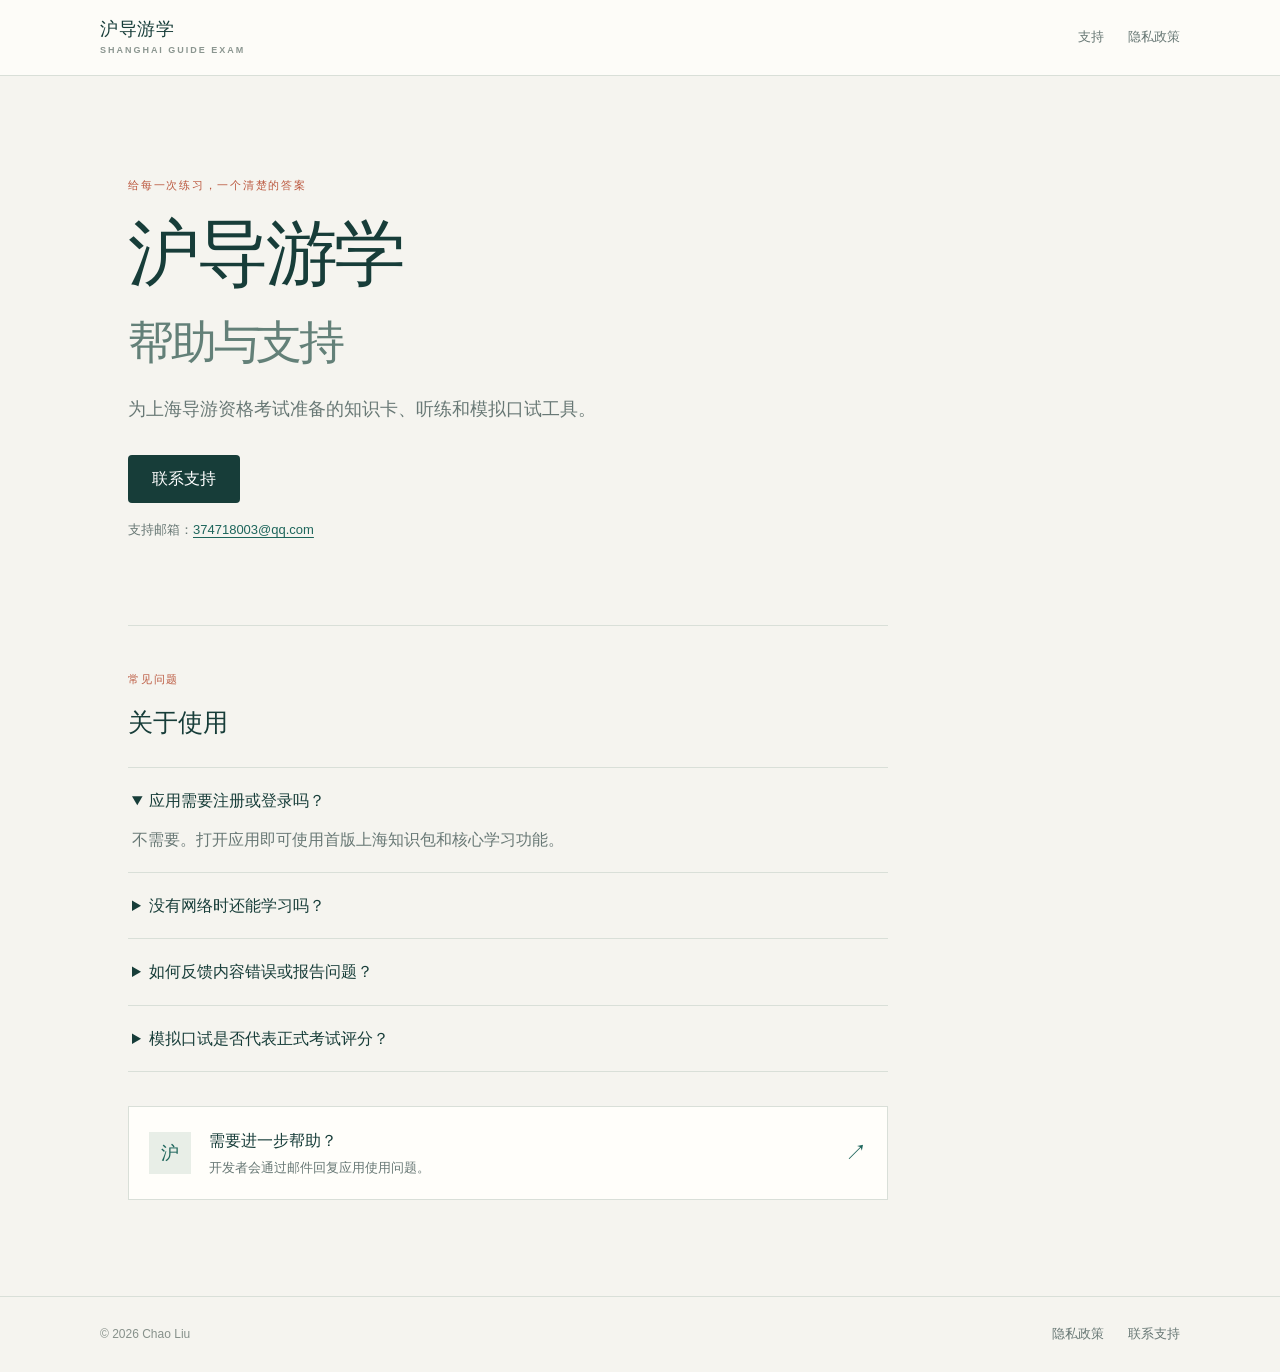
<file: index.html>
<!doctype html>
<html lang="zh-CN">
  <head>
    <meta charset="utf-8">
    <meta name="viewport" content="width=device-width, initial-scale=1">
    <meta name="theme-color" content="#f5f4ef">
    <meta name="description" content="沪导游学官方支持页面：了解应用功能并联系开发者。">
    <title>沪导游学 · 支持</title>
    <link rel="stylesheet" href="styles.css">
  </head>
  <body>
    <header class="topbar"><a class="brand" href="./">沪导游学<span>SHANGHAI GUIDE EXAM</span></a><nav aria-label="主导航"><a href="./">支持</a><a href="privacy.html">隐私政策</a></nav></header>
    <main>
      <section class="hero">
        <p class="eyebrow">给每一次练习，一个清楚的答案</p>
        <h1>沪导游学<br><span>帮助与支持</span></h1>
        <p class="lede">为上海导游资格考试准备的知识卡、听练和模拟口试工具。</p>
        <a class="button" href="mailto:374718003@qq.com?subject=%E6%B2%AA%E5%AF%BC%E6%B8%B8%E5%AD%A6%E6%94%AF%E6%8C%81">联系支持</a>
        <p class="small">支持邮箱：<a href="mailto:374718003@qq.com">374718003@qq.com</a></p>
      </section>
      <section class="content">
        <p class="eyebrow">常见问题</p>
        <h2>关于使用</h2>
        <details open><summary>应用需要注册或登录吗？</summary><p>不需要。打开应用即可使用首版上海知识包和核心学习功能。</p></details>
        <details><summary>没有网络时还能学习吗？</summary><p>已随应用提供的知识内容和保存在设备上的学习记录可离线使用。动态语音合成、云端语音识别和联网问答需要网络。</p></details>
        <details><summary>如何反馈内容错误或报告问题？</summary><p>请发送邮件至 <a href="mailto:374718003@qq.com">374718003@qq.com</a>，并说明设备型号、系统版本和问题发生步骤。请勿在邮件中发送 Apple 账户密码或验证码。</p></details>
        <details><summary>模拟口试是否代表正式考试评分？</summary><p>不是。模拟口试用于练习和提示知识点覆盖情况，不替代考试机构的正式评分或考试结果。</p></details>
        <div class="contact-card"><span class="contact-mark" aria-hidden="true">沪</span><div><strong>需要进一步帮助？</strong><p>开发者会通过邮件回复应用使用问题。</p></div><a class="arrow" href="mailto:374718003@qq.com" aria-label="发送支持邮件">↗</a></div>
      </section>
    </main>
    <footer><span>© 2026 Chao Liu</span><span><a href="privacy.html">隐私政策</a><a href="mailto:374718003@qq.com">联系支持</a></span></footer>
  </body>
</html>
</file>
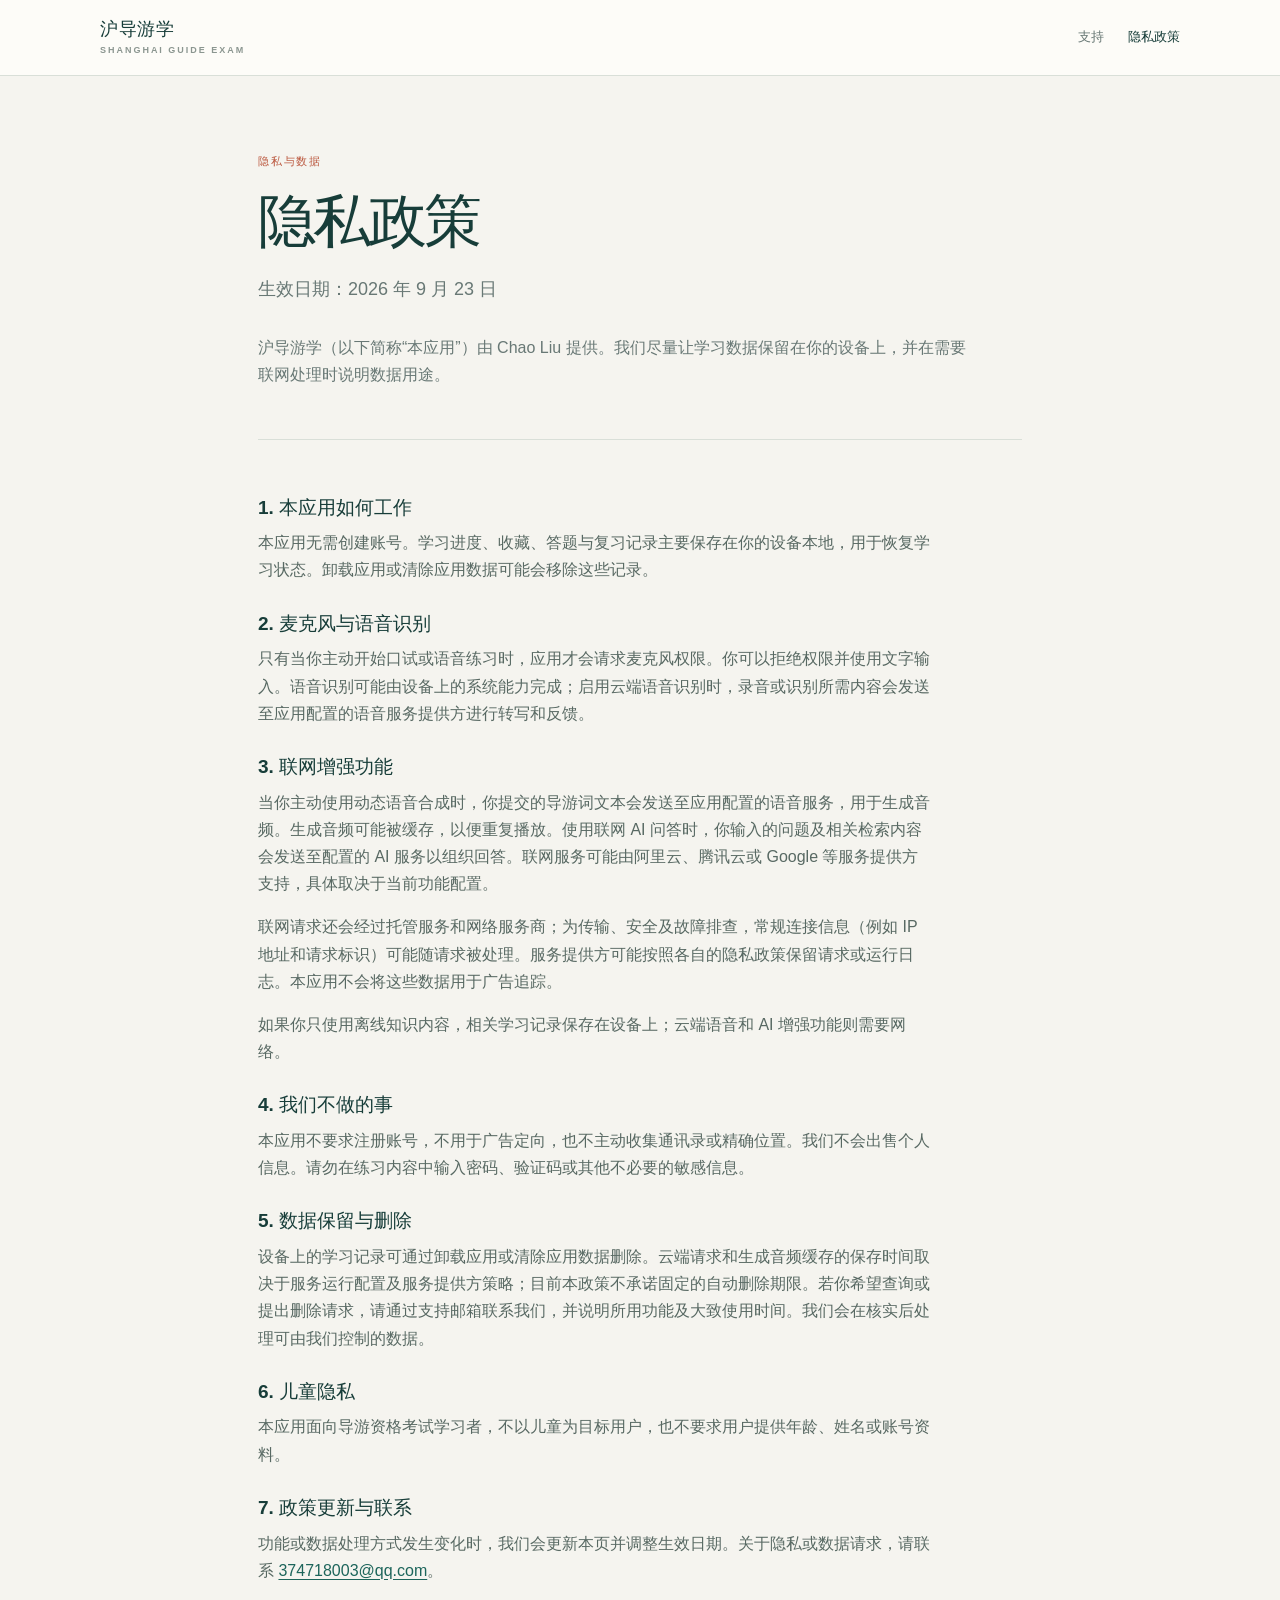
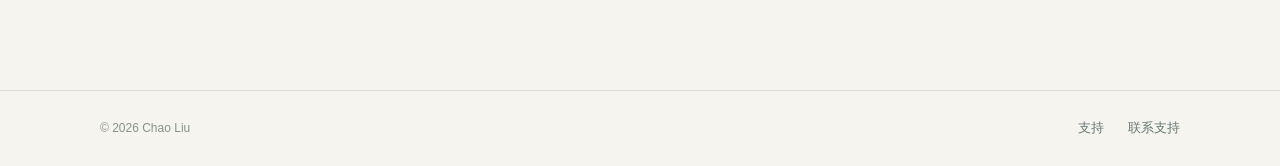
<file: privacy.html>
<!doctype html>
<html lang="zh-CN">
  <head>
    <meta charset="utf-8">
    <meta name="viewport" content="width=device-width, initial-scale=1">
    <meta name="theme-color" content="#f5f4ef">
    <meta name="description" content="沪导游学隐私政策，说明学习记录、麦克风、语音识别和联网增强功能的数据处理方式。">
    <title>沪导游学 · 隐私政策</title>
    <link rel="stylesheet" href="styles.css">
  </head>
  <body>
    <header class="topbar"><a class="brand" href="./">沪导游学<span>SHANGHAI GUIDE EXAM</span></a><nav aria-label="主导航"><a href="./">支持</a><a href="privacy.html" aria-current="page">隐私政策</a></nav></header>
    <main class="policy">
      <section class="policy-head"><p class="eyebrow">隐私与数据</p><h1>隐私政策</h1><p class="lede">生效日期：2026 年 9 月 23 日</p><p>沪导游学（以下简称“本应用”）由 Chao Liu 提供。我们尽量让学习数据保留在你的设备上，并在需要联网处理时说明数据用途。</p></section>
      <article class="policy-body">
        <h2>1. 本应用如何工作</h2><p>本应用无需创建账号。学习进度、收藏、答题与复习记录主要保存在你的设备本地，用于恢复学习状态。卸载应用或清除应用数据可能会移除这些记录。</p>
        <h2>2. 麦克风与语音识别</h2><p>只有当你主动开始口试或语音练习时，应用才会请求麦克风权限。你可以拒绝权限并使用文字输入。语音识别可能由设备上的系统能力完成；启用云端语音识别时，录音或识别所需内容会发送至应用配置的语音服务提供方进行转写和反馈。</p>
        <h2>3. 联网增强功能</h2><p>当你主动使用动态语音合成时，你提交的导游词文本会发送至应用配置的语音服务，用于生成音频。生成音频可能被缓存，以便重复播放。使用联网 AI 问答时，你输入的问题及相关检索内容会发送至配置的 AI 服务以组织回答。联网服务可能由阿里云、腾讯云或 Google 等服务提供方支持，具体取决于当前功能配置。</p><p>联网请求还会经过托管服务和网络服务商；为传输、安全及故障排查，常规连接信息（例如 IP 地址和请求标识）可能随请求被处理。服务提供方可能按照各自的隐私政策保留请求或运行日志。本应用不会将这些数据用于广告追踪。</p><p>如果你只使用离线知识内容，相关学习记录保存在设备上；云端语音和 AI 增强功能则需要网络。</p>
        <h2>4. 我们不做的事</h2><p>本应用不要求注册账号，不用于广告定向，也不主动收集通讯录或精确位置。我们不会出售个人信息。请勿在练习内容中输入密码、验证码或其他不必要的敏感信息。</p>
        <h2>5. 数据保留与删除</h2><p>设备上的学习记录可通过卸载应用或清除应用数据删除。云端请求和生成音频缓存的保存时间取决于服务运行配置及服务提供方策略；目前本政策不承诺固定的自动删除期限。若你希望查询或提出删除请求，请通过支持邮箱联系我们，并说明所用功能及大致使用时间。我们会在核实后处理可由我们控制的数据。</p>
        <h2>6. 儿童隐私</h2><p>本应用面向导游资格考试学习者，不以儿童为目标用户，也不要求用户提供年龄、姓名或账号资料。</p>
        <h2>7. 政策更新与联系</h2><p>功能或数据处理方式发生变化时，我们会更新本页并调整生效日期。关于隐私或数据请求，请联系 <a href="mailto:374718003@qq.com">374718003@qq.com</a>。</p>
      </article>
    </main>
    <footer><span>© 2026 Chao Liu</span><span><a href="./">支持</a><a href="mailto:374718003@qq.com">联系支持</a></span></footer>
  </body>
</html>
</file>
<file: styles.css>
@charset "utf-8";
:root{color-scheme:light;--ink:#173d39;--muted:#687875;--paper:#f5f4ef;--card:#fffefa;--line:#d9dfd8;--accent:#bb583f;--green:#1d655b;font-family:-apple-system,BlinkMacSystemFont,"Segoe UI",sans-serif;font-synthesis:none;text-rendering:optimizeLegibility}
*{box-sizing:border-box}
body{margin:0;background:var(--paper);color:#263835;line-height:1.7}
a{color:var(--green);text-underline-offset:3px}
.topbar{height:76px;padding:0 max(24px,calc((100vw - 1080px)/2));display:flex;align-items:center;justify-content:space-between;border-bottom:1px solid var(--line);background:rgba(255,254,250,.8)}
.brand{font-size:18px;font-weight:750;letter-spacing:.04em;color:var(--ink);text-decoration:none;line-height:1.15}.brand span{display:block;margin-top:5px;color:#8b9690;font-size:9px;letter-spacing:.22em;font-weight:600}
nav,footer span:last-child{display:flex;gap:24px}nav a,footer a{color:var(--muted);font-size:13px;text-decoration:none}nav a[aria-current=page],nav a:hover,footer a:hover{color:var(--ink)}
main{max-width:1080px;margin:auto;padding:0 28px}.hero{padding:100px 0 84px;max-width:680px}.eyebrow{color:var(--accent);font-size:11px;font-weight:750;letter-spacing:.16em;text-transform:uppercase;margin:0 0 18px}h1,h2,p{margin-top:0}h1{font-size:clamp(42px,7vw,72px);line-height:1.12;letter-spacing:-.045em;color:var(--ink);margin-bottom:20px}h1 span{font-size:.64em;color:#638078}.lede{font-size:18px;color:var(--muted);max-width:570px;margin-bottom:30px}.button{display:inline-flex;min-height:48px;align-items:center;padding:0 24px;border-radius:4px;background:var(--ink);color:white;text-decoration:none;font-weight:650}.small{font-size:13px;color:var(--muted);margin:16px 0 0}.content{padding:44px 0 96px;border-top:1px solid var(--line);max-width:760px}h2{font-size:25px;line-height:1.3;color:var(--ink);margin-bottom:28px}details{border-top:1px solid var(--line);padding:19px 4px}details:last-of-type{border-bottom:1px solid var(--line)}summary{color:var(--ink);font-size:16px;font-weight:650;cursor:pointer}details p{color:var(--muted);margin:12px 0 0;max-width:650px}.contact-card{display:flex;align-items:center;gap:18px;margin-top:34px;padding:20px;background:var(--card);border:1px solid var(--line)}.contact-mark{width:42px;height:42px;display:grid;place-items:center;background:#e8eee7;color:var(--green);font-size:18px}.contact-card strong{color:var(--ink)}.contact-card p{font-size:13px;color:var(--muted);margin:3px 0 0}.arrow{margin-left:auto;font-size:22px;text-decoration:none}
.policy{max-width:820px;padding-top:76px;padding-bottom:90px}.policy-head{padding-bottom:34px;border-bottom:1px solid var(--line)}.policy-head h1{font-size:clamp(38px,6vw,58px)}.policy-head>p:last-child{max-width:720px;color:var(--muted)}.policy-body{padding-top:28px}.policy-body h2{font-size:19px;margin:28px 0 9px}.policy-body p{color:#586963;max-width:76ch}.policy-body a{overflow-wrap:anywhere}
footer{min-height:76px;padding:20px max(24px,calc((100vw - 1080px)/2));border-top:1px solid var(--line);display:flex;align-items:center;justify-content:space-between;color:#87918b;font-size:12px}
@media(max-width:600px){.topbar{height:68px;padding:0 18px}nav{gap:16px}main{padding:0 20px}.hero{padding:76px 0 64px}.lede{font-size:16px}.content{padding:36px 0 68px}.policy{padding-top:58px;padding-bottom:64px}.contact-card{gap:12px}footer{padding:18px 20px;align-items:flex-start;gap:18px;flex-direction:column}footer span:last-child{gap:20px}}
@media(prefers-reduced-motion:reduce){*,*::before,*::after{scroll-behavior:auto!important;animation-duration:.01ms!important;animation-iteration-count:1!important;transition-duration:.01ms!important}}
</file>
